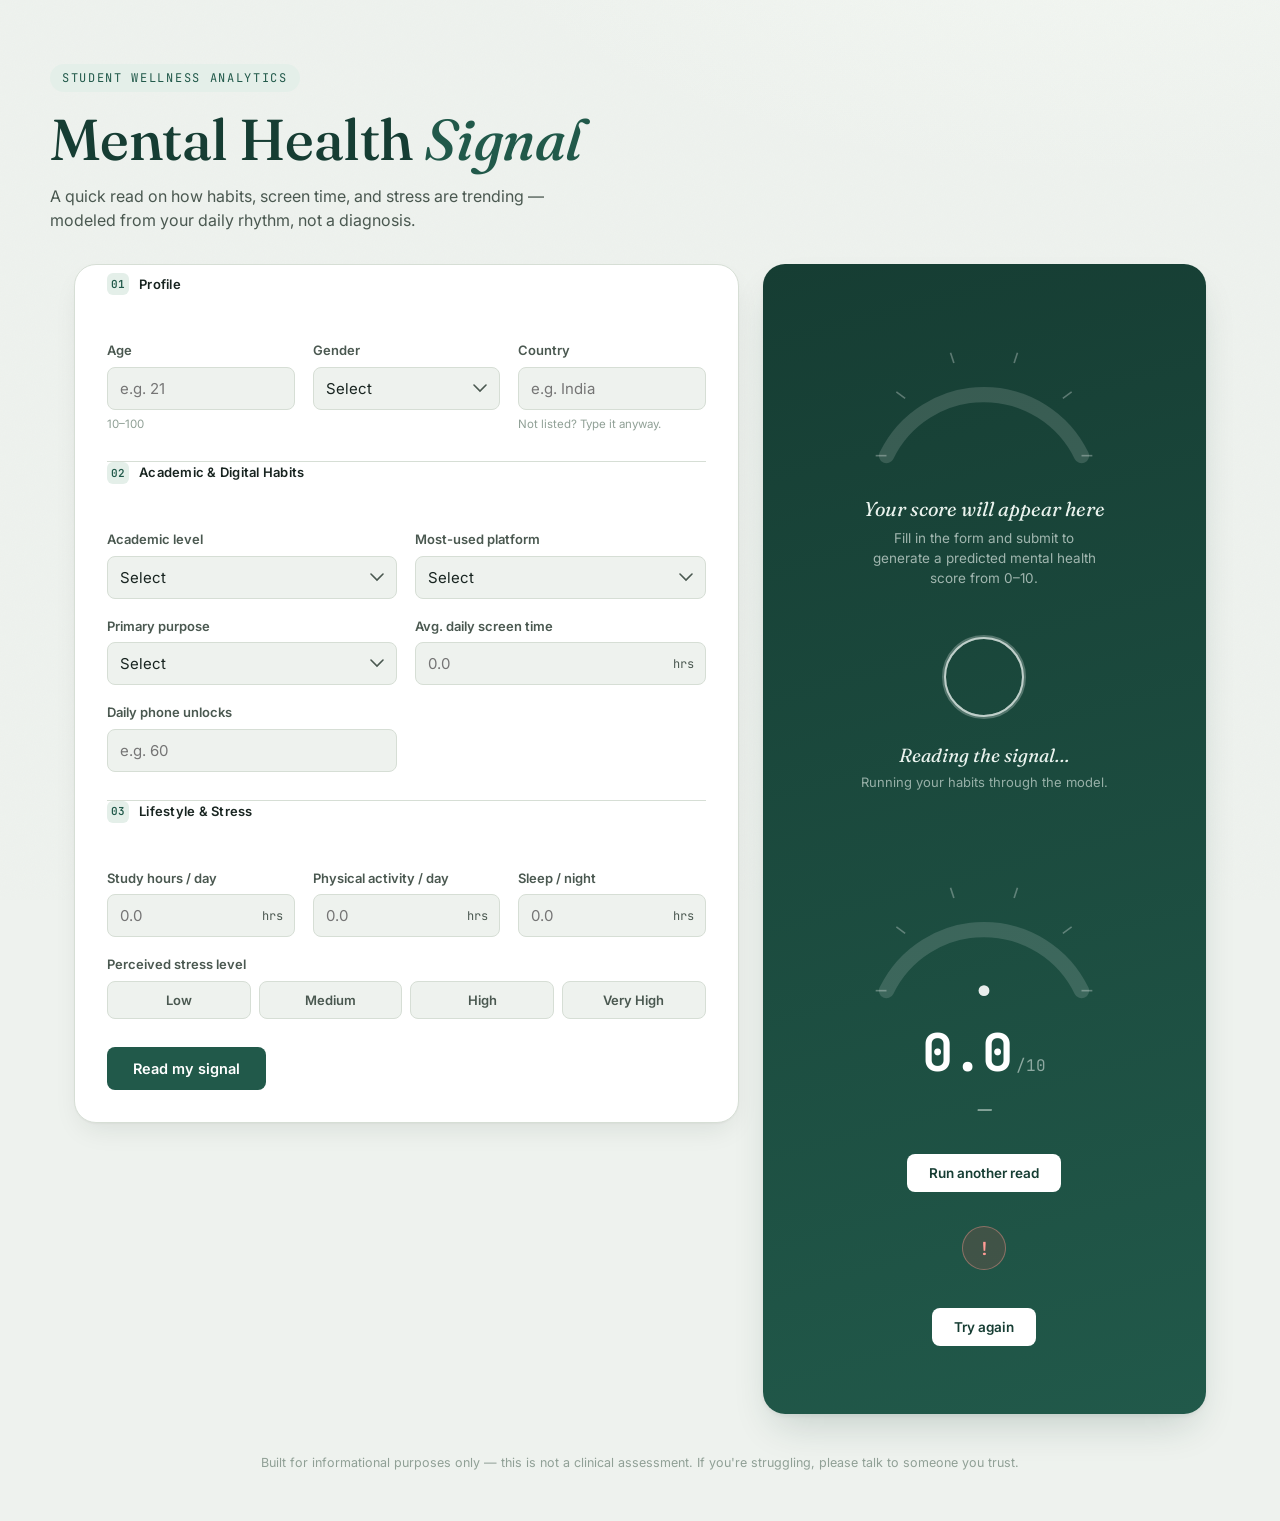
<file: mental-health-score/index.html>
<!DOCTYPE html>
<html lang="en">
<head>
<meta charset="UTF-8" />
<meta name="viewport" content="width=device-width, initial-scale=1.0" />
<title>Mental Health Signal — Student Wellness Analytics</title>
<link rel="preconnect" href="https://fonts.googleapis.com">
<link rel="preconnect" href="https://fonts.gstatic.com" crossorigin>
<link href="https://fonts.googleapis.com/css2?family=Fraunces:ital,opsz,wght@0,9..144,400;0,9..144,500;0,9..144,600;1,9..144,500&family=Inter:wght@400;500;600;700&family=JetBrains+Mono:wght@400;500;700&display=swap" rel="stylesheet">
<link rel="stylesheet" href="style.css" />
</head>
<body>

<div class="noise-overlay" aria-hidden="true"></div>

<header class="site-header">
  <div class="header-inner">
    <span class="eyebrow">Student Wellness Analytics</span>
    <h1 class="title">Mental Health <em>Signal</em></h1>
    <p class="subtitle">A quick read on how habits, screen time, and stress are trending — modeled from your daily rhythm, not a diagnosis.</p>
  </div>
</header>

<main class="layout">

  
  <section class="panel form-panel" aria-labelledby="form-heading">
    <form id="predict-form" novalidate>

      <fieldset class="group">
        <legend><span class="legend-index">01</span> Profile</legend>
        <div class="grid grid-3">
          <div class="field">
            <label for="age">Age</label>
            <input type="number" id="age" name="age" min="10" max="100" step="1" required placeholder="e.g. 21" />
            <span class="hint">10–100</span>
            <span class="error-msg" data-for="age"></span>
          </div>
          <div class="field">
            <label for="gender">Gender</label>
            <select id="gender" name="gender" required>
              <option value="" disabled selected hidden>Select</option>
              <option value="Male">Male</option>
              <option value="Female">Female</option>
            </select>
            <span class="error-msg" data-for="gender"></span>
          </div>
          <div class="field">
            <label for="country">Country</label>
            <input type="text" id="country" name="country" list="country-list" required placeholder="e.g. India" autocomplete="off" />
            <datalist id="country-list">
              <option value="India"></option>
              <option value="USA"></option>
              <option value="Canada"></option>
              <option value="Australia"></option>
              <option value="UK"></option>
              <option value="Germany"></option>
              <option value="Mexico"></option>
              <option value="Turkey"></option>
              <option value="France"></option>
            </datalist>
            <span class="hint">Not listed? Type it anyway.</span>
            <span class="error-msg" data-for="country"></span>
          </div>
        </div>
      </fieldset>

      <fieldset class="group">
        <legend><span class="legend-index">02</span> Academic &amp; Digital Habits</legend>
        <div class="grid grid-2">
          <div class="field">
            <label for="academic_level">Academic level</label>
            <select id="academic_level" name="academic_level" required>
              <option value="" disabled selected hidden>Select</option>
              <option value="High School">High School</option>
              <option value="Undergraduate">Undergraduate</option>
              <option value="Graduate">Graduate</option>
            </select>
            <span class="error-msg" data-for="academic_level"></span>
          </div>
          <div class="field">
            <label for="most_used_platform">Most-used platform</label>
            <select id="most_used_platform" name="most_used_platform" required>
              <option value="" disabled selected hidden>Select</option>
              <option value="Facebook">Facebook</option>
              <option value="Instagram">Instagram</option>
              <option value="Snapchat">Snapchat</option>
              <option value="Twitter">Twitter</option>
              <option value="YouTube">YouTube</option>
              <option value="TikTok">TikTok</option>
              <option value="LinkedIn">LinkedIn</option>
              <option value="LINE">LINE</option>
              <option value="KakaoTalk">KakaoTalk</option>
              <option value="VKontakte">VKontakte</option>
              <option value="WhatsApp">WhatsApp</option>
              <option value="WeChat">WeChat</option>
            </select>
            <span class="error-msg" data-for="most_used_platform"></span>
          </div>
          <div class="field">
            <label for="purpose_of_use">Primary purpose</label>
            <select id="purpose_of_use" name="purpose_of_use" required>
              <option value="" disabled selected hidden>Select</option>
              <option value="Networking">Networking</option>
              <option value="Education">Education</option>
              <option value="Entertainment">Entertainment</option>
              <option value="News">News</option>
            </select>
            <span class="error-msg" data-for="purpose_of_use"></span>
          </div>
          <div class="field">
            <label for="avg_daily_usage_hours">Avg. daily screen time</label>
            <div class="unit-input">
              <input type="number" id="avg_daily_usage_hours" name="avg_daily_usage_hours" min="0" max="24" step="0.1" required placeholder="0.0" />
              <span class="unit">hrs</span>
            </div>
            <span class="error-msg" data-for="avg_daily_usage_hours"></span>
          </div>
          <div class="field">
            <label for="daily_unlocks">Daily phone unlocks</label>
            <input type="number" id="daily_unlocks" name="daily_unlocks" min="0" step="1" required placeholder="e.g. 60" />
            <span class="error-msg" data-for="daily_unlocks"></span>
          </div>
        </div>
      </fieldset>

      <fieldset class="group">
        <legend><span class="legend-index">03</span> Lifestyle &amp; Stress</legend>
        <div class="grid grid-3">
          <div class="field">
            <label for="study_hours">Study hours / day</label>
            <div class="unit-input">
              <input type="number" id="study_hours" name="study_hours" min="0" max="24" step="0.1" required placeholder="0.0" />
              <span class="unit">hrs</span>
            </div>
            <span class="error-msg" data-for="study_hours"></span>
          </div>
          <div class="field">
            <label for="physical_activity_hours">Physical activity / day</label>
            <div class="unit-input">
              <input type="number" id="physical_activity_hours" name="physical_activity_hours" min="0" max="24" step="0.1" required placeholder="0.0" />
              <span class="unit">hrs</span>
            </div>
            <span class="error-msg" data-for="physical_activity_hours"></span>
          </div>
          <div class="field">
            <label for="sleep_hours_per_night">Sleep / night</label>
            <div class="unit-input">
              <input type="number" id="sleep_hours_per_night" name="sleep_hours_per_night" min="0" max="24" step="0.1" required placeholder="0.0" />
              <span class="unit">hrs</span>
            </div>
            <span class="error-msg" data-for="sleep_hours_per_night"></span>
          </div>
          <div class="field field-span">
            <label for="stress_level">Perceived stress level</label>
            <div class="segmented" id="stress_level_group" data-name="stress_level">
              <button type="button" class="seg-btn" data-value="Low">Low</button>
              <button type="button" class="seg-btn" data-value="Medium">Medium</button>
              <button type="button" class="seg-btn" data-value="High">High</button>
              <button type="button" class="seg-btn" data-value="Very High">Very High</button>
            </div>
            <input type="hidden" id="stress_level" name="stress_level" required />
            <span class="error-msg" data-for="stress_level"></span>
          </div>
        </div>
      </fieldset>

      <div class="form-footer">
        <button type="submit" class="submit-btn" id="submit-btn">
          <span class="btn-label">Read my signal</span>
          <span class="btn-spinner" aria-hidden="true"></span>
        </button>
      </div>
    </form>
  </section>

  
  <aside class="panel result-panel" aria-live="polite">
    <div class="result-inner" id="result-inner">

      <div class="state state-idle" id="state-idle">
        <svg class="gauge gauge-idle" viewBox="0 0 240 160" aria-hidden="true">
          <path class="gauge-track" d="M 30 140 A 100 100 0 0 1 210 140" />
          <g class="gauge-ticks"></g>
        </svg>
        <p class="idle-label">Your score will appear here</p>
        <p class="idle-copy">Fill in the form and submit to generate a predicted mental health score from 0–10.</p>
      </div>

      <div class="state state-loading" id="state-loading" hidden>
        <div class="pulse-ring"></div>
        <p class="loading-label">Reading the signal…</p>
        <p class="loading-copy">Running your habits through the model.</p>
      </div>

      <div class="state state-result" id="state-result" hidden>
        <svg class="gauge gauge-result" viewBox="0 0 240 160" aria-hidden="true">
          <defs>
            <linearGradient id="gaugeGradient" x1="0%" y1="0%" x2="100%" y2="0%">
              <stop offset="0%" stop-color="#D9534F"/>
              <stop offset="45%" stop-color="#E3B341"/>
              <stop offset="100%" stop-color="#4C9A78"/>
            </linearGradient>
          </defs>
          <path class="gauge-track" d="M 30 140 A 100 100 0 0 1 210 140" />
          <path class="gauge-fill" id="gauge-fill" d="M 30 140 A 100 100 0 0 1 210 140" />
          <g class="gauge-ticks"></g>
          <circle class="gauge-needle-hub" cx="120" cy="140" r="5" />
        </svg>
        <div class="score-readout">
          <span class="score-number" id="score-number">0.0</span>
          <span class="score-max">/10</span>
        </div>
        <p class="score-band" id="score-band">—</p>
        <p class="score-context" id="score-context"></p>
        <button type="button" class="reset-btn" id="reset-btn">Run another read</button>
      </div>

      <div class="state state-error" id="state-error" hidden>
        <div class="error-icon" aria-hidden="true">!</div>
        <p class="error-copy" id="error-copy"></p>
        <button type="button" class="reset-btn" id="error-retry-btn">Try again</button>
      </div>

    </div>
  </aside>

</main>

<footer class="site-footer">
  <p>Built for informational purposes only — this is not a clinical assessment. If you're struggling, please talk to someone you trust.</p>
</footer>

<script src="script.js"></script>
</body>
</html>
</file>
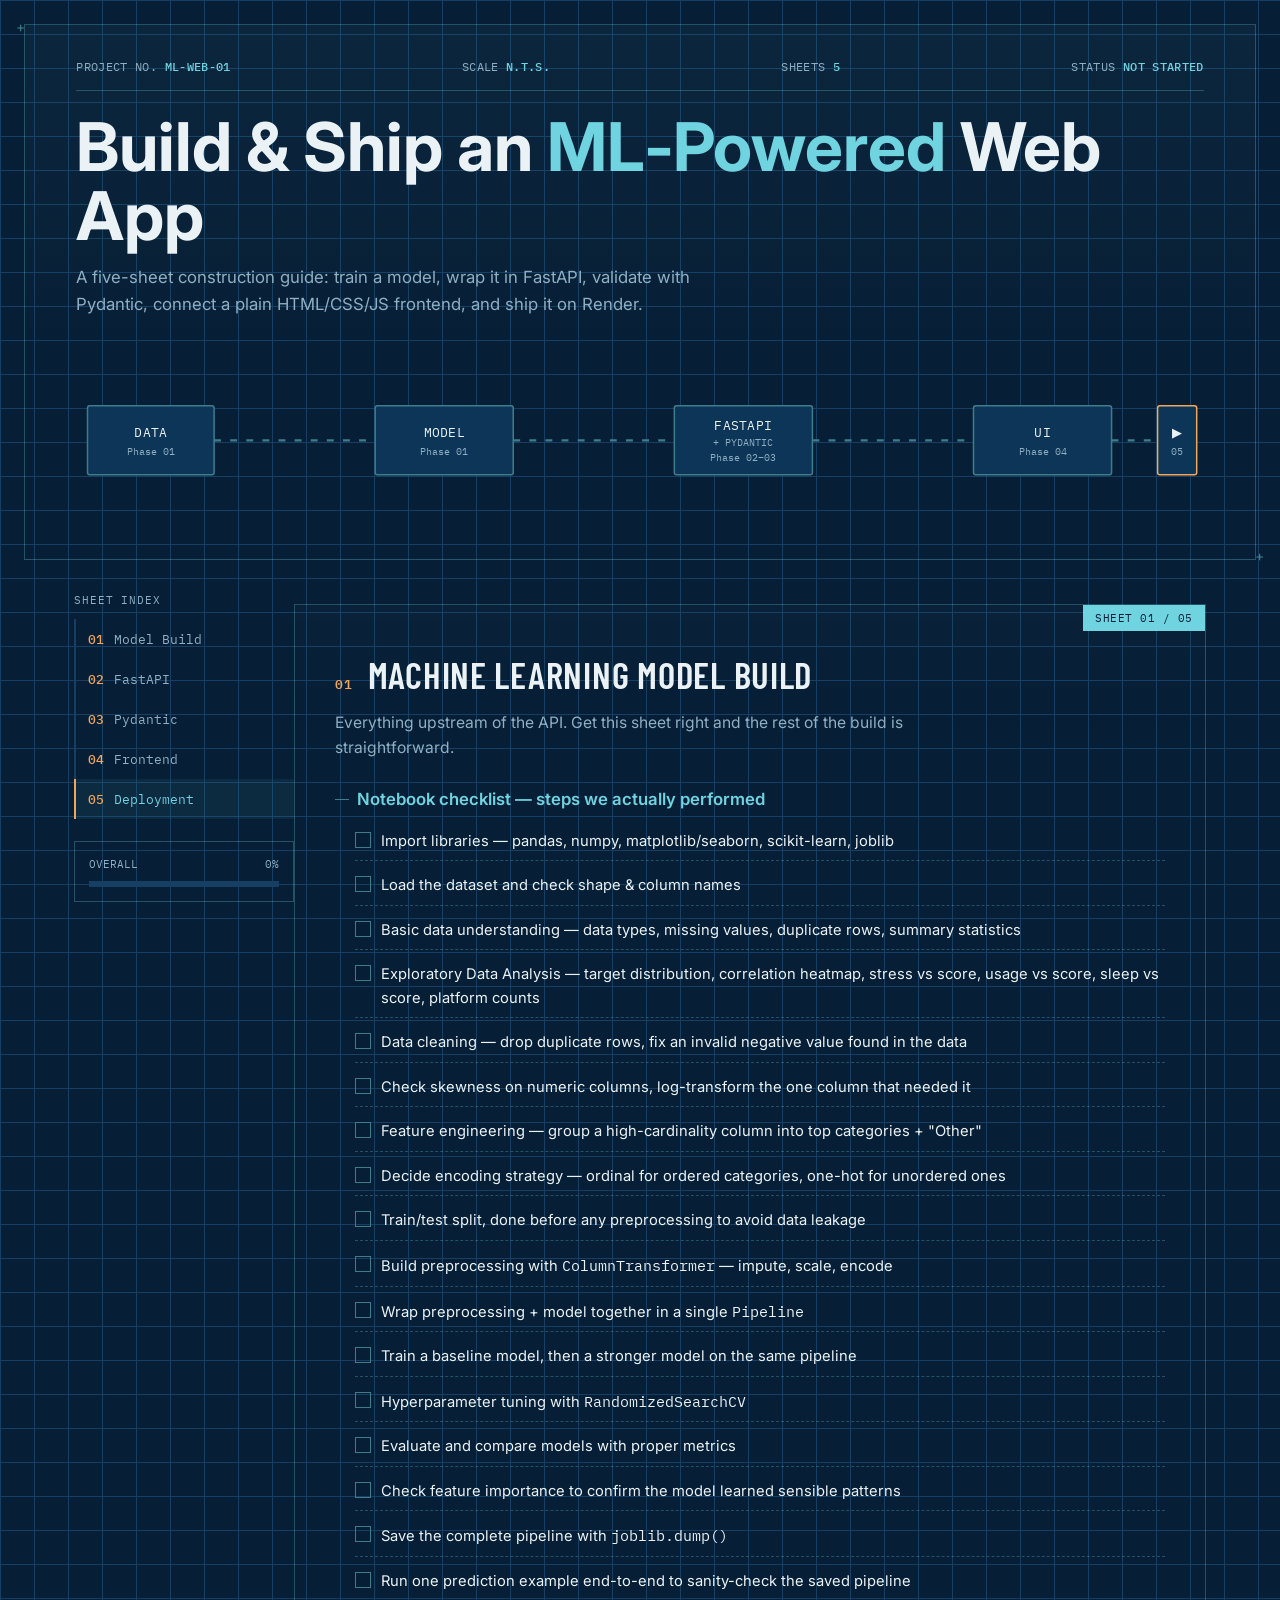
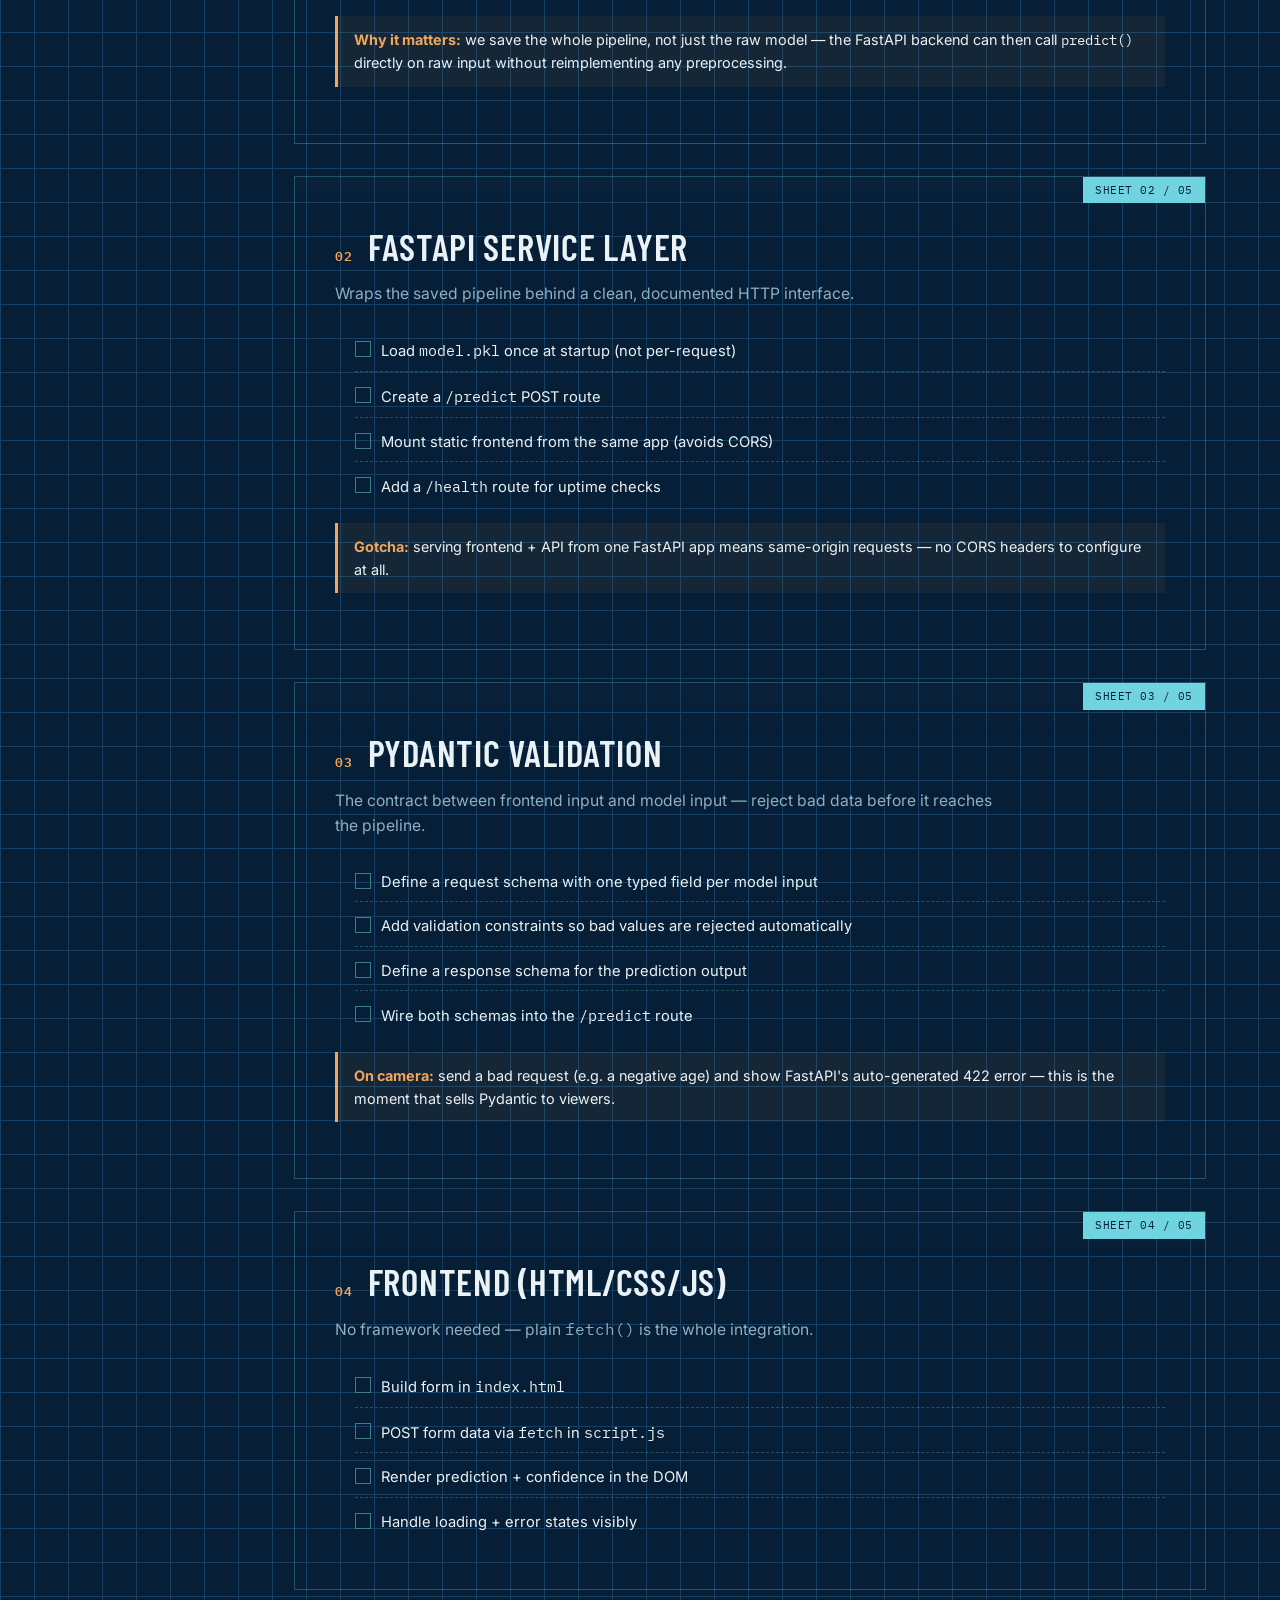
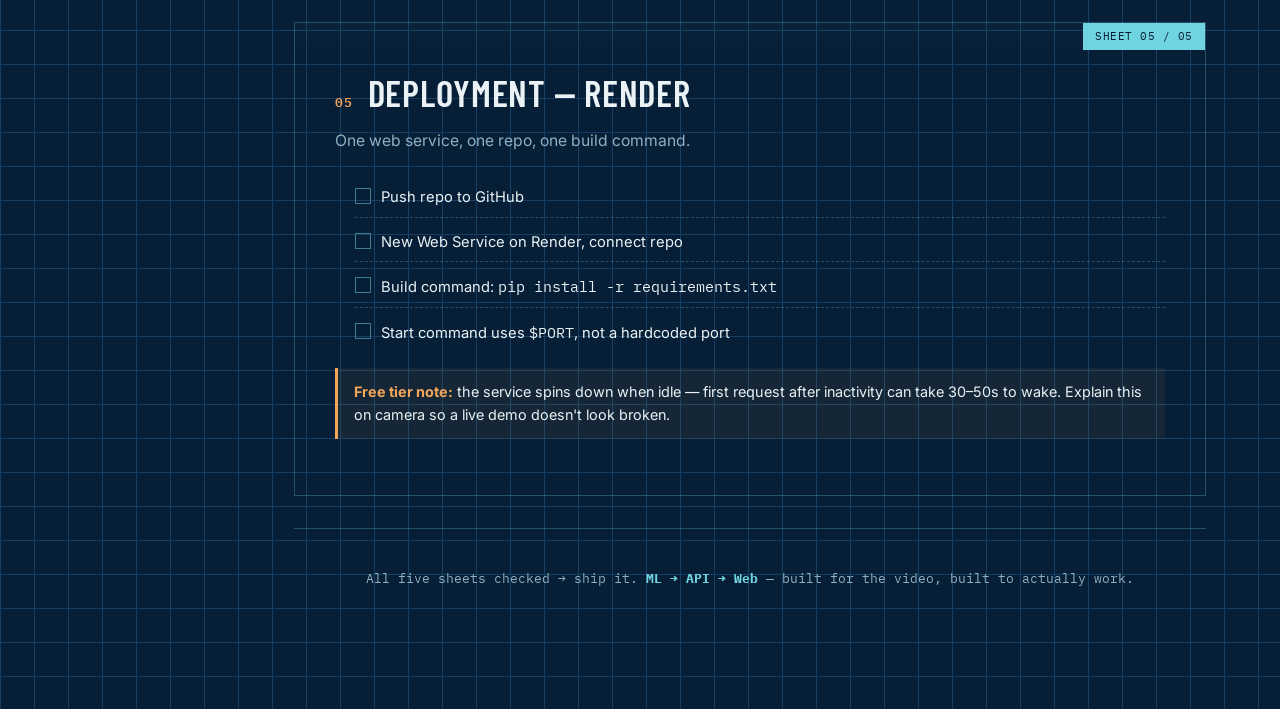
<file: mental-health-score/ML project.html>
<!DOCTYPE html>
<html lang="en">
<head>
<meta charset="UTF-8">
<meta name="viewport" content="width=device-width, initial-scale=1.0">
<title>ML → API → Web — Build Blueprint</title>
<link rel="preconnect" href="https://fonts.googleapis.com">
<link href="https://fonts.googleapis.com/css2?family=Barlow+Condensed:wght@500;600;700&family=Inter:wght@400;500;600&family=IBM+Plex+Mono:wght@400;500&display=swap" rel="stylesheet">
<style>
  :root{
    --navy:#0A2E4D;
    --navy-deep:#071F36;
    --grid:#163F63;
    --cyan:#6FD3E0;
    --cyan-dim:#3E7E8C;
    --paper:#EAF2F5;
    --slate:#8FAFC2;
    --amber:#F2A65A;
    --sheet:#0D3557;
    --line:rgba(111,211,224,0.28);
  }
  *{box-sizing:border-box; margin:0; padding:0;}
  html{scroll-behavior:smooth;}
  body{
    background:var(--navy-deep);
    background-image:
      linear-gradient(var(--grid) 1px, transparent 1px),
      linear-gradient(90deg, var(--grid) 1px, transparent 1px);
    background-size:34px 34px;
    color:var(--paper);
    font-family:'Inter', sans-serif;
    line-height:1.6;
  }
  ::selection{background:var(--amber); color:var(--navy-deep);}
  a{color:var(--cyan);}

  .display{font-family:'Barlow Condensed', sans-serif; text-transform:uppercase; letter-spacing:0.04em;}
  code, .mono{font-family:'IBM Plex Mono', monospace;}


  .titleblock{
    border:1px solid var(--line);
    margin:24px;
    padding:32px clamp(20px,4vw,56px);
    position:relative;
    background:linear-gradient(180deg, rgba(111,211,224,0.04), transparent 60%);
  }
  .titleblock::before, .titleblock::after{
    content:'+'; position:absolute; color:var(--cyan-dim); font-size:14px;
  }
  .titleblock::before{top:-9px; left:-9px;}
  .titleblock::after{bottom:-9px; right:-9px;}
  .stamp-row{
    display:flex; justify-content:space-between; flex-wrap:wrap; gap:12px;
    font-family:'IBM Plex Mono', monospace; font-size:12px; color:var(--slate);
    border-bottom:1px solid var(--line); padding-bottom:14px; margin-bottom:22px;
    letter-spacing:0.03em;
  }
  .stamp-row span b{color:var(--cyan); font-weight:500;}
  h1.proj-title{
    font-size:clamp(2.2rem, 5.5vw, 4.2rem);
    line-height:1.02; font-weight:700; color:var(--paper);
  }
  h1.proj-title em{color:var(--cyan); font-style:normal;}
  .proj-sub{color:var(--slate); font-size:1.05rem; margin-top:14px; max-width:640px;}

 
  .schematic{margin-top:36px; overflow-x:auto;}
  .schematic svg{width:100%; min-width:560px; height:auto; display:block;}
  .flow-line{stroke:var(--cyan-dim); stroke-width:2; fill:none; stroke-dasharray:6 8;
    animation:flow 1.6s linear infinite;}
  @keyframes flow{to{stroke-dashoffset:-56;}}
  .node-box{fill:var(--sheet); stroke:var(--cyan-dim); stroke-width:1.3;}
  .node-box.active{stroke:var(--amber);}
  .node-label{font-family:'IBM Plex Mono', monospace; font-size:11px; fill:var(--paper); letter-spacing:0.02em;}
  .node-sub{font-family:'IBM Plex Mono', monospace; font-size:9px; fill:var(--slate);}

 
  .layout{display:grid; grid-template-columns:220px 1fr; gap:0; max-width:1180px; margin:0 auto; padding:0 24px 80px;}
  @media (max-width:860px){ .layout{grid-template-columns:1fr;} }

 
  .sidebar{position:sticky; top:20px; align-self:start; height:fit-content; padding-top:8px;}
  @media (max-width:860px){
    .sidebar{position:relative; top:0; display:flex; overflow-x:auto; gap:8px; padding:12px 0; margin-bottom:8px;}
  }
  .sheet-index{font-family:'IBM Plex Mono', monospace; font-size:11px; color:var(--slate); text-transform:uppercase; letter-spacing:0.08em; margin-bottom:10px;}
  .nav-item{
    display:flex; align-items:center; gap:10px;
    padding:10px 12px; border-left:2px solid var(--grid);
    font-family:'IBM Plex Mono', monospace; font-size:12.5px; color:var(--slate);
    cursor:pointer; text-decoration:none; transition:.15s;
    white-space:nowrap;
  }
  .nav-item:hover{color:var(--paper); border-left-color:var(--cyan-dim);}
  .nav-item.active{color:var(--cyan); border-left-color:var(--amber); background:rgba(111,211,224,0.06);}
  .nav-item .num{color:var(--amber); font-weight:500;}
  .progress-wrap{margin-top:22px; padding:14px; border:1px solid var(--line);}
  .progress-wrap .label{font-family:'IBM Plex Mono', monospace; font-size:10.5px; color:var(--slate); display:flex; justify-content:space-between; margin-bottom:8px;}
  .progress-bar{height:6px; background:var(--grid); position:relative; overflow:hidden;}
  .progress-fill{height:100%; background:var(--amber); width:0%; transition:width .35s ease;}


  .sheet{
    border:1px solid var(--line); margin:20px 0 32px; padding:clamp(20px,3.5vw,40px);
    position:relative; scroll-margin-top:20px;
    background:linear-gradient(180deg, rgba(255,255,255,0.015), transparent 12%);
  }
  .sheet-corner{
    position:absolute; top:0; right:0; font-family:'IBM Plex Mono', monospace;
    font-size:10.5px; color:var(--navy-deep); background:var(--cyan);
    padding:5px 12px; letter-spacing:0.05em;
  }
  .sheet h2{
    font-family:'Barlow Condensed', sans-serif; text-transform:uppercase; letter-spacing:0.02em;
    font-size:clamp(1.6rem,3vw,2.3rem); color:var(--paper); font-weight:600;
    display:flex; align-items:baseline; gap:14px; margin-bottom:6px;
  }
  .sheet h2 .tag{font-family:'IBM Plex Mono',monospace; font-size:13px; color:var(--amber); letter-spacing:0.1em;}
  .sheet .deck{color:var(--slate); font-size:.98rem; margin-bottom:26px; max-width:680px;}
  .sheet h3{font-size:1.05rem; color:var(--cyan); font-weight:600; margin:26px 0 10px; display:flex; align-items:center; gap:8px;}
  .sheet h3::before{content:''; width:14px; height:1px; background:var(--cyan-dim); display:inline-block;}
  .sheet p{color:var(--paper); font-size:.95rem; margin-bottom:10px; max-width:700px;}
  .sheet ul{margin:8px 0 8px 20px; color:var(--paper); font-size:.94rem;}
  .sheet ul li{margin-bottom:6px;}
  .sheet ul li b{color:var(--cyan);}

  
  .checklist{list-style:none; margin:12px 0 4px; padding:0;}
  .checklist li{
    display:flex; align-items:flex-start; gap:10px; padding:7px 0;
    border-bottom:1px dashed var(--line); font-size:.92rem;
  }
  .checklist li:last-child{border-bottom:none;}
  .checklist input[type=checkbox]{
    appearance:none; width:16px; height:16px; min-width:16px; margin-top:2px;
    border:1px solid var(--cyan-dim); background:transparent; cursor:pointer; position:relative;
  }
  .checklist input[type=checkbox]:checked{background:var(--amber); border-color:var(--amber);}
  .checklist input[type=checkbox]:checked::after{
    content:'✓'; position:absolute; top:-3px; left:2px; font-size:12px; color:var(--navy-deep);
  }
  .checklist label{cursor:pointer;}
  .checklist li.done label{color:var(--slate); text-decoration:line-through;}


  .code-wrap{position:relative; margin:14px 0 18px;}
  pre{
    background:var(--navy-deep); border:1px solid var(--line); padding:16px 18px;
    overflow-x:auto; font-size:.83rem; color:#CFE9EE; border-left:3px solid var(--cyan-dim);
  }
  .copy-btn{
    position:absolute; top:8px; right:8px; font-family:'IBM Plex Mono',monospace; font-size:10.5px;
    background:var(--sheet); color:var(--slate); border:1px solid var(--line);
    padding:4px 9px; cursor:pointer; letter-spacing:.04em; transition:.15s;
  }
  .copy-btn:hover{color:var(--cyan); border-color:var(--cyan-dim);}
  .copy-btn.copied{color:var(--amber); border-color:var(--amber);}


  .accordion{border:1px solid var(--line); margin:14px 0;}
  .accordion-head{
    display:flex; justify-content:space-between; align-items:center; cursor:pointer;
    padding:12px 16px; font-family:'IBM Plex Mono', monospace; font-size:.85rem; color:var(--cyan);
    user-select:none;
  }
  .accordion-head .plus{color:var(--amber); transition:transform .2s;}
  .accordion.open .plus{transform:rotate(45deg);}
  .accordion-body{max-height:0; overflow:hidden; transition:max-height .3s ease; padding:0 16px;}
  .accordion.open .accordion-body{padding:4px 16px 16px;}

  
  .tabs{display:flex; gap:4px; margin:16px 0 0; flex-wrap:wrap;}
  .tab-btn{
    font-family:'IBM Plex Mono',monospace; font-size:.78rem; padding:8px 14px;
    background:var(--sheet); color:var(--slate); border:1px solid var(--line); cursor:pointer;
  }
  .tab-btn.active{color:var(--navy-deep); background:var(--cyan); border-color:var(--cyan);}
  .tab-panel{display:none; border:1px solid var(--line); border-top:none; padding:16px;}
  .tab-panel.active{display:block;}

  .callout{
    border-left:3px solid var(--amber); background:rgba(242,166,90,0.06);
    padding:12px 16px; margin:16px 0; font-size:.9rem; color:var(--paper);
  }
  .callout b{color:var(--amber);}

  footer{
    text-align:center; padding:40px 24px; color:var(--slate); font-family:'IBM Plex Mono', monospace;
    font-size:.8rem; border-top:1px solid var(--line); margin-top:20px;
  }
  footer b{color:var(--cyan);}
</style>
</head>
<body>

<div class="titleblock">
  <div class="stamp-row">
    <span>PROJECT NO. <b>ML-WEB-01</b></span>
    <span>SCALE <b>N.T.S.</b></span>
    <span>SHEETS <b id="sheetCountLabel">5</b></span>
    <span>STATUS <b id="statusStamp">IN PROGRESS</b></span>
  </div>
  <h1 class="proj-title">Build &amp; Ship an <em>ML‑Powered</em> Web App</h1>
  <p class="proj-sub">A five-sheet construction guide: train a model, wrap it in FastAPI, validate with Pydantic, connect a plain HTML/CSS/JS frontend, and ship it on Render.</p>

  <div class="schematic">
    <svg viewBox="0 0 980 150" id="pipelineSvg">
     
      <path class="flow-line" d="M120,75 L260,75"></path>
      <path class="flow-line" d="M380,75 L520,75"></path>
      <path class="flow-line" d="M640,75 L780,75"></path>
      <path class="flow-line" d="M900,75 L940,75"></path>
      
      <g id="node-0"><rect class="node-box" x="10" y="45" width="110" height="60" rx="2"></rect>
        <text class="node-label" x="65" y="72" text-anchor="middle">DATA</text>
        <text class="node-sub" x="65" y="88" text-anchor="middle">Phase 01</text></g>
      <g id="node-1"><rect class="node-box" x="260" y="45" width="120" height="60" rx="2"></rect>
        <text class="node-label" x="320" y="72" text-anchor="middle">MODEL</text>
        <text class="node-sub" x="320" y="88" text-anchor="middle">Phase 01</text></g>
      <g id="node-2"><rect class="node-box" x="520" y="45" width="120" height="60" rx="2"></rect>
        <text class="node-label" x="580" y="66" text-anchor="middle">FASTAPI</text>
        <text class="node-sub" x="580" y="80" text-anchor="middle">+ PYDANTIC</text>
        <text class="node-sub" x="580" y="93" text-anchor="middle">Phase 02–03</text></g>
      <g id="node-3"><rect class="node-box" x="780" y="45" width="120" height="60" rx="2"></rect>
        <text class="node-label" x="840" y="72" text-anchor="middle">UI</text>
        <text class="node-sub" x="840" y="88" text-anchor="middle">Phase 04</text></g>
      <g id="node-4"><rect class="node-box" x="940" y="45" width="34" height="60" rx="2"></rect>
        <text class="node-label" x="957" y="72" text-anchor="middle" font-size="9">▶</text>
        <text class="node-sub" x="957" y="88" text-anchor="middle">05</text></g>
    </svg>
  </div>
</div>

<div class="layout">
  <aside class="sidebar">
    <div class="sheet-index">Sheet Index</div>
    <a class="nav-item" data-target="phase1"><span class="num">01</span> Model Build</a>
    <a class="nav-item" data-target="phase2"><span class="num">02</span> FastAPI</a>
    <a class="nav-item" data-target="phase3"><span class="num">03</span> Pydantic</a>
    <a class="nav-item" data-target="phase4"><span class="num">04</span> Frontend</a>
    <a class="nav-item" data-target="phase5"><span class="num">05</span> Deployment</a>

    <div class="progress-wrap">
      <div class="label"><span>OVERALL</span><span id="overallPct">0%</span></div>
      <div class="progress-bar"><div class="progress-fill" id="overallFill"></div></div>
    </div>
  </aside>

  <main>

 
    <section class="sheet" id="phase1">
      <div class="sheet-corner">SHEET 01 / 05</div>
      <h2><span class="tag">01</span> Machine Learning Model Build</h2>
      <p class="deck">Everything upstream of the API. Get this sheet right and the rest of the build is straightforward.</p>

      <h3>Notebook checklist — steps we actually performed</h3>
      <ul class="checklist" data-phase="1">
        <li><input type="checkbox" id="c1-1"><label for="c1-1">Import libraries — pandas, numpy, matplotlib/seaborn, scikit-learn, joblib</label></li>
        <li><input type="checkbox" id="c1-2"><label for="c1-2">Load the dataset and check shape &amp; column names</label></li>
        <li><input type="checkbox" id="c1-3"><label for="c1-3">Basic data understanding — data types, missing values, duplicate rows, summary statistics</label></li>
        <li><input type="checkbox" id="c1-4"><label for="c1-4">Exploratory Data Analysis — target distribution, correlation heatmap, stress vs score, usage vs score, sleep vs score, platform counts</label></li>
        <li><input type="checkbox" id="c1-5"><label for="c1-5">Data cleaning — drop duplicate rows, fix an invalid negative value found in the data</label></li>
        <li><input type="checkbox" id="c1-6"><label for="c1-6">Check skewness on numeric columns, log-transform the one column that needed it</label></li>
        <li><input type="checkbox" id="c1-7"><label for="c1-7">Feature engineering — group a high-cardinality column into top categories + "Other"</label></li>
        <li><input type="checkbox" id="c1-8"><label for="c1-8">Decide encoding strategy — ordinal for ordered categories, one-hot for unordered ones</label></li>
        <li><input type="checkbox" id="c1-9"><label for="c1-9">Train/test split, done before any preprocessing to avoid data leakage</label></li>
        <li><input type="checkbox" id="c1-10"><label for="c1-10">Build preprocessing with <code>ColumnTransformer</code> — impute, scale, encode</label></li>
        <li><input type="checkbox" id="c1-11"><label for="c1-11">Wrap preprocessing + model together in a single <code>Pipeline</code></label></li>
        <li><input type="checkbox" id="c1-12"><label for="c1-12">Train a baseline model, then a stronger model on the same pipeline</label></li>
        <li><input type="checkbox" id="c1-13"><label for="c1-13">Hyperparameter tuning with <code>RandomizedSearchCV</code></label></li>
        <li><input type="checkbox" id="c1-14"><label for="c1-14">Evaluate and compare models with proper metrics</label></li>
        <li><input type="checkbox" id="c1-15"><label for="c1-15">Check feature importance to confirm the model learned sensible patterns</label></li>
        <li><input type="checkbox" id="c1-16"><label for="c1-16">Save the complete pipeline with <code>joblib.dump()</code></label></li>
        <li><input type="checkbox" id="c1-17"><label for="c1-17">Run one prediction example end-to-end to sanity-check the saved pipeline</label></li>
      </ul>

      <div class="callout"><b>Why it matters:</b> we save the whole pipeline, not just the raw model — the FastAPI backend can then call <code>predict()</code> directly on raw input without reimplementing any preprocessing.</div>
    </section>

   
    <section class="sheet" id="phase2">
      <div class="sheet-corner">SHEET 02 / 05</div>
      <h2><span class="tag">02</span> FastAPI Service Layer</h2>
      <p class="deck">Wraps the saved pipeline behind a clean, documented HTTP interface.</p>

      <ul class="checklist" data-phase="2">
        <li><input type="checkbox" id="c2-1"><label for="c2-1">Load <code>model.pkl</code> once at startup (not per-request)</label></li>
        <li><input type="checkbox" id="c2-2"><label for="c2-2">Create a <code>/predict</code> POST route</label></li>
        <li><input type="checkbox" id="c2-3"><label for="c2-3">Mount static frontend from the same app (avoids CORS)</label></li>
        <li><input type="checkbox" id="c2-4"><label for="c2-4">Add a <code>/health</code> route for uptime checks</label></li>
      </ul>

      <div class="callout"><b>Gotcha:</b> serving frontend + API from one FastAPI app means same-origin requests — no CORS headers to configure at all.</div>
    </section>

  
    <section class="sheet" id="phase3">
      <div class="sheet-corner">SHEET 03 / 05</div>
      <h2><span class="tag">03</span> Pydantic Validation</h2>
      <p class="deck">The contract between frontend input and model input — reject bad data before it reaches the pipeline.</p>

      <ul class="checklist" data-phase="3">
        <li><input type="checkbox" id="c3-1"><label for="c3-1">Define a request schema with one typed field per model input</label></li>
        <li><input type="checkbox" id="c3-2"><label for="c3-2">Add validation constraints so bad values are rejected automatically</label></li>
        <li><input type="checkbox" id="c3-3"><label for="c3-3">Define a response schema for the prediction output</label></li>
        <li><input type="checkbox" id="c3-4"><label for="c3-4">Wire both schemas into the <code>/predict</code> route</label></li>
      </ul>

      <div class="callout"><b>On camera:</b> send a bad request (e.g. a negative age) and show FastAPI's auto-generated 422 error — this is the moment that sells Pydantic to viewers.</div>
    </section>

   
    <section class="sheet" id="phase4">
      <div class="sheet-corner">SHEET 04 / 05</div>
      <h2><span class="tag">04</span> Frontend (HTML/CSS/JS)</h2>
      <p class="deck">No framework needed — plain <code>fetch()</code> is the whole integration.</p>

      <ul class="checklist" data-phase="4">
        <li><input type="checkbox" id="c4-1"><label for="c4-1">Build form in <code>index.html</code></label></li>
        <li><input type="checkbox" id="c4-2"><label for="c4-2">POST form data via <code>fetch</code> in <code>script.js</code></label></li>
        <li><input type="checkbox" id="c4-3"><label for="c4-3">Render prediction + confidence in the DOM</label></li>
        <li><input type="checkbox" id="c4-4"><label for="c4-4">Handle loading + error states visibly</label></li>
      </ul>

    </section>

   
    <section class="sheet" id="phase5">
      <div class="sheet-corner">SHEET 05 / 05</div>
      <h2><span class="tag">05</span> Deployment — Render</h2>
      <p class="deck">One web service, one repo, one build command.</p>

      <ul class="checklist" data-phase="5">
        <li><input type="checkbox" id="c5-1"><label for="c5-1">Push repo to GitHub</label></li>
        <li><input type="checkbox" id="c5-2"><label for="c5-2">New Web Service on Render, connect repo</label></li>
        <li><input type="checkbox" id="c5-3"><label for="c5-3">Build command: <code>pip install -r requirements.txt</code></label></li>
        <li><input type="checkbox" id="c5-4"><label for="c5-4">Start command uses <code>$PORT</code>, not a hardcoded port</label></li>
      </ul>

      <div class="callout"><b>Free tier note:</b> the service spins down when idle — first request after inactivity can take 30–50s to wake. Explain this on camera so a live demo doesn't look broken.</div>
    </section>

    <footer>
      All five sheets checked → ship it. <b>ML → API → Web</b> — built for the video, built to actually work.
    </footer>
  </main>
</div>

<script>
(function(){

  const phases = {1:8, 2:4, 3:0, 4:4, 5:4}; 
  const allBoxes = Array.from(document.querySelectorAll('.checklist input[type=checkbox]'));

  function updateProgress(){
    const total = allBoxes.length;
    const checked = allBoxes.filter(b => b.checked).length;
    const pct = total ? Math.round((checked/total)*100) : 0;
    document.getElementById('overallPct').textContent = pct + '%';
    document.getElementById('overallFill').style.width = pct + '%';
    document.getElementById('statusStamp').textContent = pct === 100 ? 'COMPLETE' : (pct === 0 ? 'NOT STARTED' : 'IN PROGRESS');
  }

  allBoxes.forEach(box => {
    box.addEventListener('change', () => {
      box.closest('li').classList.toggle('done', box.checked);
      updateProgress();
    });
  });
  updateProgress();

  
  document.querySelectorAll('.copy-btn').forEach(btn => {
    btn.addEventListener('click', () => {
      const pre = btn.nextElementSibling;
      navigator.clipboard.writeText(pre.textContent).then(() => {
        btn.textContent = 'COPIED';
        btn.classList.add('copied');
        setTimeout(() => { btn.textContent = 'COPY'; btn.classList.remove('copied'); }, 1400);
      });
    });
  });

  
  document.querySelectorAll('.accordion-head').forEach(head => {
    head.addEventListener('click', () => {
      const acc = head.parentElement;
      const body = acc.querySelector('.accordion-body');
      const isOpen = acc.classList.toggle('open');
      body.style.maxHeight = isOpen ? body.scrollHeight + 'px' : '0px';
    });
  });

 
  document.querySelectorAll('[data-tabgroup]').forEach(group => {
    const buttons = group.querySelectorAll('.tab-btn');
    buttons.forEach(btn => {
      btn.addEventListener('click', () => {
        buttons.forEach(b => b.classList.remove('active'));
        btn.classList.add('active');
        const panels = group.parentElement.querySelectorAll('.tab-panel');
        panels.forEach(p => p.classList.toggle('active', p.dataset.panel === btn.dataset.tab));
      });
    });
  });

 
  const navItems = document.querySelectorAll('.nav-item');
  const sections = Array.from(navItems).map(n => document.getElementById(n.dataset.target));

  navItems.forEach(item => {
    item.addEventListener('click', (e) => {
      e.preventDefault();
      document.getElementById(item.dataset.target).scrollIntoView({behavior:'smooth', block:'start'});
    });
  });

  const observer = new IntersectionObserver((entries) => {
    entries.forEach(entry => {
      if (entry.isIntersecting){
        navItems.forEach(n => n.classList.toggle('active', n.dataset.target === entry.target.id));
        const idx = sections.findIndex(s => s.id === entry.target.id);
        document.querySelectorAll('.node-box').forEach(nb => nb.classList.remove('active'));
        const node = document.getElementById('node-' + Math.min(idx, 4));
        if (node) node.querySelector('.node-box').classList.add('active');
      }
    });
  }, {rootMargin: '-40% 0px -50% 0px'});

  sections.forEach(s => s && observer.observe(s));
})();
</script>

</body>
</html>
</file>
<file: mental-health-score/style.css>
:root {
  --ink:        #182420;
  --ink-soft:   #4A5850;
  --paper:      #EEF2EE;
  --paper-deep: #E2E8E1;
  --surface:    #FFFFFF;
  --line:       #D6DED5;

  --pine:       #21594A;
  --pine-deep:  #163D33;
  --pine-tint:  #E4EFE9;

  --amber:      #E3B341;
  --coral:      #D9534F;
  --sage:       #4C9A78;

  --font-display: 'Fraunces', Georgia, serif;
  --font-body:    'Inter', -apple-system, sans-serif;
  --font-mono:    'JetBrains Mono', 'SFMono-Regular', monospace;

  --radius-sm: 8px;
  --radius-md: 14px;
  --radius-lg: 22px;

  --shadow-card: 0 1px 2px rgba(24,36,32,0.04), 0 12px 28px -8px rgba(24,36,32,0.10);
  --shadow-lift: 0 2px 4px rgba(24,36,32,0.06), 0 20px 40px -12px rgba(22,61,51,0.20);
}

* { box-sizing: border-box; }

html { -webkit-font-smoothing: antialiased; }

body {
  margin: 0;
  background:
    radial-gradient(1200px 600px at 85% -10%, #F4F8F3 0%, transparent 55%),
    var(--paper);
  color: var(--ink);
  font-family: var(--font-body);
  line-height: 1.5;
  position: relative;
}

.noise-overlay {
  position: fixed;
  inset: 0;
  pointer-events: none;
  z-index: 0;
  opacity: 0.025;
  background-image: url("data:image/svg+xml,%3Csvg xmlns='http://www.w3.org/2000/svg' width='90' height='90'%3E%3Cfilter id='n'%3E%3CfeTurbulence type='fractalNoise' baseFrequency='0.9' numOctaves='2' stitchTiles='stitch'/%3E%3C/filter%3E%3Crect width='100%25' height='100%25' filter='url(%23n)'/%3E%3C/svg%3E");
}

.site-header {
  padding: 64px 24px 32px;
  position: relative;
  z-index: 1;
}

.header-inner {
  max-width: 1180px;
  margin: 0 auto;
}

.eyebrow {
  display: inline-block;
  font-family: var(--font-mono);
  font-size: 12px;
  letter-spacing: 0.14em;
  text-transform: uppercase;
  color: var(--pine);
  background: var(--pine-tint);
  padding: 5px 12px;
  border-radius: 100px;
  margin-bottom: 18px;
}

.title {
  font-family: var(--font-display);
  font-weight: 500;
  font-size: clamp(2.4rem, 5vw, 3.6rem);
  line-height: 1.05;
  margin: 0 0 14px;
  letter-spacing: -0.01em;
  color: var(--pine-deep);
}

.title em {
  font-style: italic;
  font-weight: 500;
  color: var(--pine);
}

.subtitle {
  max-width: 560px;
  font-size: 16px;
  color: var(--ink-soft);
  margin: 0;
}


.layout {
  max-width: 1180px;
  margin: 0 auto;
  padding: 0 24px 40px;
  display: grid;
  grid-template-columns: 1.5fr 1fr;
  gap: 24px;
  align-items: start;
  position: relative;
  z-index: 1;
}

.panel {
  background: var(--surface);
  border-radius: var(--radius-lg);
  border: 1px solid var(--line);
  box-shadow: var(--shadow-card);
}

.form-panel { padding: 8px 32px 32px; }

.result-panel {
  position: sticky;
  top: 24px;
  min-height: 520px;
  background: linear-gradient(165deg, var(--pine-deep) 0%, var(--pine) 100%);
  border: none;
  box-shadow: var(--shadow-lift);
  display: flex;
  color: #EAF3EE;
}


fieldset.group {
  border: none;
  margin: 0;
  padding: 28px 0;
  border-bottom: 1px solid var(--line);
}
fieldset.group:last-of-type { border-bottom: none; padding-bottom: 8px; }

legend {
  font-family: var(--font-body);
  font-weight: 600;
  font-size: 13px;
  letter-spacing: 0.02em;
  color: var(--ink);
  display: flex;
  align-items: center;
  gap: 10px;
  padding: 0;
  margin-bottom: 18px;
}

.legend-index {
  font-family: var(--font-mono);
  font-size: 11px;
  color: var(--pine);
  background: var(--pine-tint);
  width: 22px;
  height: 22px;
  border-radius: 6px;
  display: inline-flex;
  align-items: center;
  justify-content: center;
}

.grid {
  display: grid;
  gap: 18px;
}
.grid-2 { grid-template-columns: repeat(2, 1fr); }
.grid-3 { grid-template-columns: repeat(3, 1fr); }

.field { display: flex; flex-direction: column; gap: 6px; position: relative; }
.field-span { grid-column: 1 / -1; }

label {
  font-size: 13px;
  font-weight: 600;
  color: var(--ink-soft);
}

input[type="text"],
input[type="number"],
select {
  font-family: var(--font-body);
  font-size: 15px;
  color: var(--ink);
  background: var(--paper);
  border: 1.5px solid var(--line);
  border-radius: var(--radius-sm);
  padding: 11px 12px;
  width: 100%;
  transition: border-color 0.15s ease, background 0.15s ease, box-shadow 0.15s ease;
  appearance: none;
}

select {
  background-image: url("data:image/svg+xml,%3Csvg xmlns='http://www.w3.org/2000/svg' width='14' height='9'%3E%3Cpath d='M1 1l6 6 6-6' stroke='%234A5850' stroke-width='1.6' fill='none' stroke-linecap='round'/%3E%3C/svg%3E");
  background-repeat: no-repeat;
  background-position: right 12px center;
  padding-right: 34px;
  cursor: pointer;
}

input:hover, select:hover { border-color: #B9C6B7; }

input:focus, select:focus {
  outline: none;
  border-color: var(--pine);
  background: var(--surface);
  box-shadow: 0 0 0 3px var(--pine-tint);
}

input:invalid:not(:placeholder-shown):not(:focus) {
  border-color: var(--coral);
}

.field.field-error input,
.field.field-error select {
  border-color: var(--coral);
  background: #FBEEEE;
}

.unit-input { position: relative; }
.unit-input input { padding-right: 44px; }
.unit-input .unit {
  position: absolute;
  right: 12px;
  top: 50%;
  transform: translateY(-50%);
  font-family: var(--font-mono);
  font-size: 12px;
  color: var(--ink-soft);
  pointer-events: none;
}

.hint {
  font-size: 11.5px;
  color: #90A096;
}

.error-msg {
  font-size: 12px;
  color: var(--coral);
  min-height: 0;
  display: none;
}
.field.field-error .error-msg { display: block; }


.segmented {
  display: grid;
  grid-template-columns: repeat(4, 1fr);
  gap: 8px;
}

.seg-btn {
  font-family: var(--font-body);
  font-size: 13px;
  font-weight: 600;
  color: var(--ink-soft);
  background: var(--paper);
  border: 1.5px solid var(--line);
  border-radius: var(--radius-sm);
  padding: 10px 8px;
  cursor: pointer;
  transition: all 0.15s ease;
}
.seg-btn:hover { border-color: #B9C6B7; color: var(--ink); }
.seg-btn.active {
  background: var(--pine);
  border-color: var(--pine);
  color: #fff;
}
.seg-btn[data-value="Very High"].active { background: var(--coral); border-color: var(--coral); }
.seg-btn[data-value="High"].active { background: #C97C3B; border-color: #C97C3B; }


.form-footer {
  display: flex;
  align-items: center;
  justify-content: space-between;
  gap: 16px;
  padding-top: 20px;
}

.api-note {
  font-family: var(--font-mono);
  font-size: 11.5px;
  color: #90A096;
  margin: 0;
}
.api-note code {
  background: var(--paper-deep);
  padding: 2px 5px;
  border-radius: 4px;
}

.submit-btn {
  position: relative;
  font-family: var(--font-body);
  font-weight: 600;
  font-size: 14.5px;
  color: #fff;
  background: var(--pine);
  border: none;
  border-radius: var(--radius-sm);
  padding: 13px 26px;
  cursor: pointer;
  display: inline-flex;
  align-items: center;
  gap: 10px;
  transition: background 0.15s ease, transform 0.1s ease;
  white-space: nowrap;
}
.submit-btn:hover { background: var(--pine-deep); }
.submit-btn:active { transform: scale(0.98); }
.submit-btn:disabled { opacity: 0.75; cursor: progress; }

.btn-spinner {
  display: none;
  width: 14px;
  height: 14px;
  border-radius: 50%;
  border: 2px solid rgba(255,255,255,0.35);
  border-top-color: #fff;
  animation: spin 0.7s linear infinite;
}
.submit-btn.loading .btn-label { opacity: 0.85; }
.submit-btn.loading .btn-spinner { display: inline-block; }

@keyframes spin { to { transform: rotate(360deg); } }


.result-inner {
  width: 100%;
  padding: 40px 32px;
  display: flex;
  flex-direction: column;
  align-items: center;
  text-align: center;
  gap: 6px;
}

.state { width: 100%; display: flex; flex-direction: column; align-items: center; }


.gauge { width: 100%; max-width: 260px; overflow: visible; margin-bottom: 8px; }
.gauge-track {
  fill: none;
  stroke: rgba(255,255,255,0.14);
  stroke-width: 14;
  stroke-linecap: round;
}
.gauge-fill {
  fill: none;
  stroke: url(#gaugeGradient);
  stroke-width: 14;
  stroke-linecap: round;
  stroke-dasharray: 314;
  stroke-dashoffset: 314;
  transition: stroke-dashoffset 1.1s cubic-bezier(0.22, 1, 0.36, 1);
}
.gauge-needle-hub { fill: #fff; opacity: 0.9; }
.gauge-ticks line { stroke: rgba(255,255,255,0.3); stroke-width: 1.5; }

.idle-label {
  font-family: var(--font-display);
  font-size: 20px;
  font-style: italic;
  color: #EAF3EE;
  margin: 8px 0 4px;
}
.idle-copy {
  font-size: 13.5px;
  color: rgba(234,243,238,0.65);
  max-width: 230px;
  margin: 0;
}


.state-loading { padding: 40px 0; }
.pulse-ring {
  width: 84px;
  height: 84px;
  border-radius: 50%;
  border: 2px solid rgba(255,255,255,0.25);
  position: relative;
  margin-bottom: 22px;
}
.pulse-ring::before, .pulse-ring::after {
  content: "";
  position: absolute;
  inset: 0;
  border-radius: 50%;
  border: 2px solid rgba(234,243,238,0.55);
  animation: pulse-out 1.8s ease-out infinite;
}
.pulse-ring::after { animation-delay: 0.6s; }
@keyframes pulse-out {
  0% { transform: scale(0.6); opacity: 0.9; }
  100% { transform: scale(1.9); opacity: 0; }
}
.loading-label {
  font-family: var(--font-display);
  font-style: italic;
  font-size: 19px;
  margin: 0 0 4px;
}
.loading-copy { font-size: 13px; color: rgba(234,243,238,0.6); margin: 0; }


.score-readout {
  display: flex;
  align-items: baseline;
  gap: 4px;
  margin-top: -6px;
}
.score-number {
  font-family: var(--font-mono);
  font-weight: 700;
  font-size: 52px;
  color: #fff;
  letter-spacing: -0.02em;
}
.score-max { font-family: var(--font-mono); font-size: 16px; color: rgba(234,243,238,0.55); }

.score-band {
  font-family: var(--font-display);
  font-style: italic;
  font-size: 19px;
  margin: 2px 0 10px;
}
.score-context {
  font-size: 13px;
  color: rgba(234,243,238,0.7);
  max-width: 250px;
  margin: 0 0 22px;
}

.reset-btn {
  font-family: var(--font-body);
  font-weight: 600;
  font-size: 13.5px;
  color: var(--pine-deep);
  background: #fff;
  border: none;
  border-radius: var(--radius-sm);
  padding: 11px 22px;
  cursor: pointer;
  transition: transform 0.1s ease, box-shadow 0.15s ease;
}
.reset-btn:hover { box-shadow: 0 6px 16px rgba(0,0,0,0.18); }
.reset-btn:active { transform: scale(0.98); }


.state-error { padding: 28px 0; }
.error-icon {
  width: 44px;
  height: 44px;
  border-radius: 50%;
  background: rgba(217,83,79,0.18);
  color: #FF9B95;
  border: 1.5px solid rgba(255,155,149,0.4);
  display: flex;
  align-items: center;
  justify-content: center;
  font-family: var(--font-mono);
  font-weight: 700;
  font-size: 18px;
  margin-bottom: 16px;
}
.error-label {
  font-family: var(--font-display);
  font-style: italic;
  font-size: 19px;
  margin: 0 0 6px;
}
.error-copy {
  font-size: 13px;
  color: rgba(234,243,238,0.7);
  max-width: 250px;
  margin: 0 0 22px;
}


.site-footer {
  max-width: 1180px;
  margin: 0 auto;
  padding: 0 24px 48px;
  position: relative;
  z-index: 1;
}
.site-footer p {
  font-size: 12.5px;
  color: #90A096;
  text-align: center;
  margin: 0;
}


@media (max-width: 920px) {
  .layout { grid-template-columns: 1fr; }
  .result-panel { position: static; min-height: 420px; }
  .grid-3 { grid-template-columns: repeat(2, 1fr); }
}

@media (max-width: 560px) {
  .site-header { padding: 44px 16px 24px; }
  .layout { padding: 0 16px 32px; gap: 16px; }
  .form-panel { padding: 4px 20px 24px; }
  .grid-2, .grid-3 { grid-template-columns: 1fr; }
  .segmented { grid-template-columns: repeat(2, 1fr); }
  .form-footer { flex-direction: column; align-items: stretch; gap: 14px; }
  .submit-btn { justify-content: center; }
  .api-note { text-align: center; }
}

@media (prefers-reduced-motion: reduce) {
  * { animation-duration: 0.001ms !important; transition-duration: 0.001ms !important; }
}
</file>
